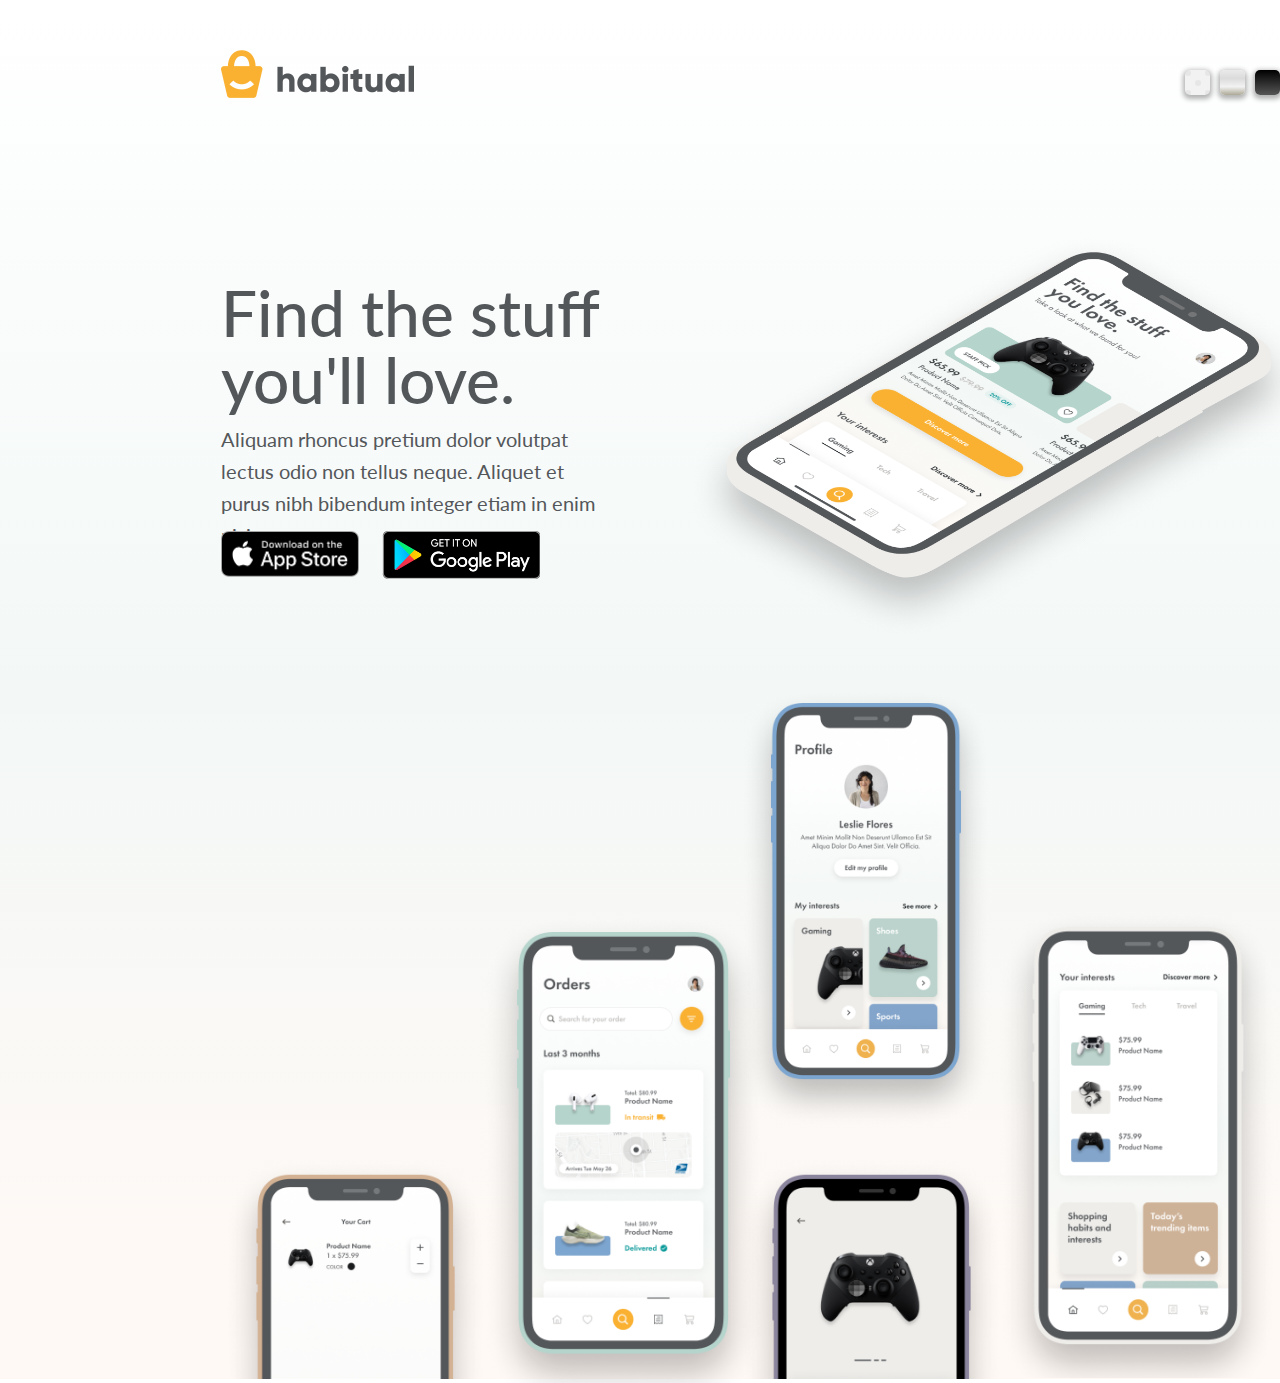
<file: pro-10-Splash-Page/index.html>
<!DOCTYPE html>
<html lang="en">
<head>
    <meta charset="UTF-8">
    <meta name="viewport" content="width=device-width, initial-scale=1.0">
    <title>Splash Page</title>
    <link rel="icon" type="image/png" href="favicon.png">
    <link rel="stylesheet" href="style.css">
</head>
<body>
    <div class="wrapper">
        <!-- Brand Logo -->
        <img src="./img/habitual-branding.png" alt="Habitual Logo" class="brand-img">
        <!-- Background Toggle -->
        <div class="background-toggles" title="Change Background">
            <div class="background-1" onclick="changeBackground('1')"></div>
            <div class="background-2" onclick="changeBackground('2')"></div>
            <div class="background-3" onclick="changeBackground('3')"></div>
        </div>
        <!-- Title & Text -->
        <div class="text-container">
            <h1 class="title">Find the stuff you'll love.</h1>
            <p class="text">Aliquam rhoncus pretium dolor volutpat lectus odio non tellus neque. Aliquet et purus nibh bibendum integer etiam in enim nisi.</p>
            <div class="app-store-btn">
                <a href="https://www.apple.com/ca/ios/app-store/" target="_blank">
                    <img src="./img/app-store-button.png" alt="App Store">
                </a>
            </div>
            <div class="google-play-btn">
                <a href="https://play.google.com/store?hl=en" target="_blank">
                    <img src="./img/google-play-button.png" alt="Google Play">
                </a>
            </div>
        </div>
        <!-- Main Image-->
        <div class="main-image-container">
            <img src="./img/main-image.png" alt="Landing Page Mockup">
        </div>
        <!-- Images -->
        <img src="./img/profile.png" alt="Profile Mockup" class="profile-img">
        <img src="./img/orders.png" alt="Orders Mockup" class="orders-img">
        <img src="./img/home.png" alt="Home Mockup" class="home-img">
        <img src="./img/cart.png" alt="Cart Mockup" class="cart-img">
        <img src="./img/product.png" alt="Product Mockup" class="product-img">
    </div>
    <!-- Script -->
    <script src="js.js"></script>
</body>
</html>
</file>
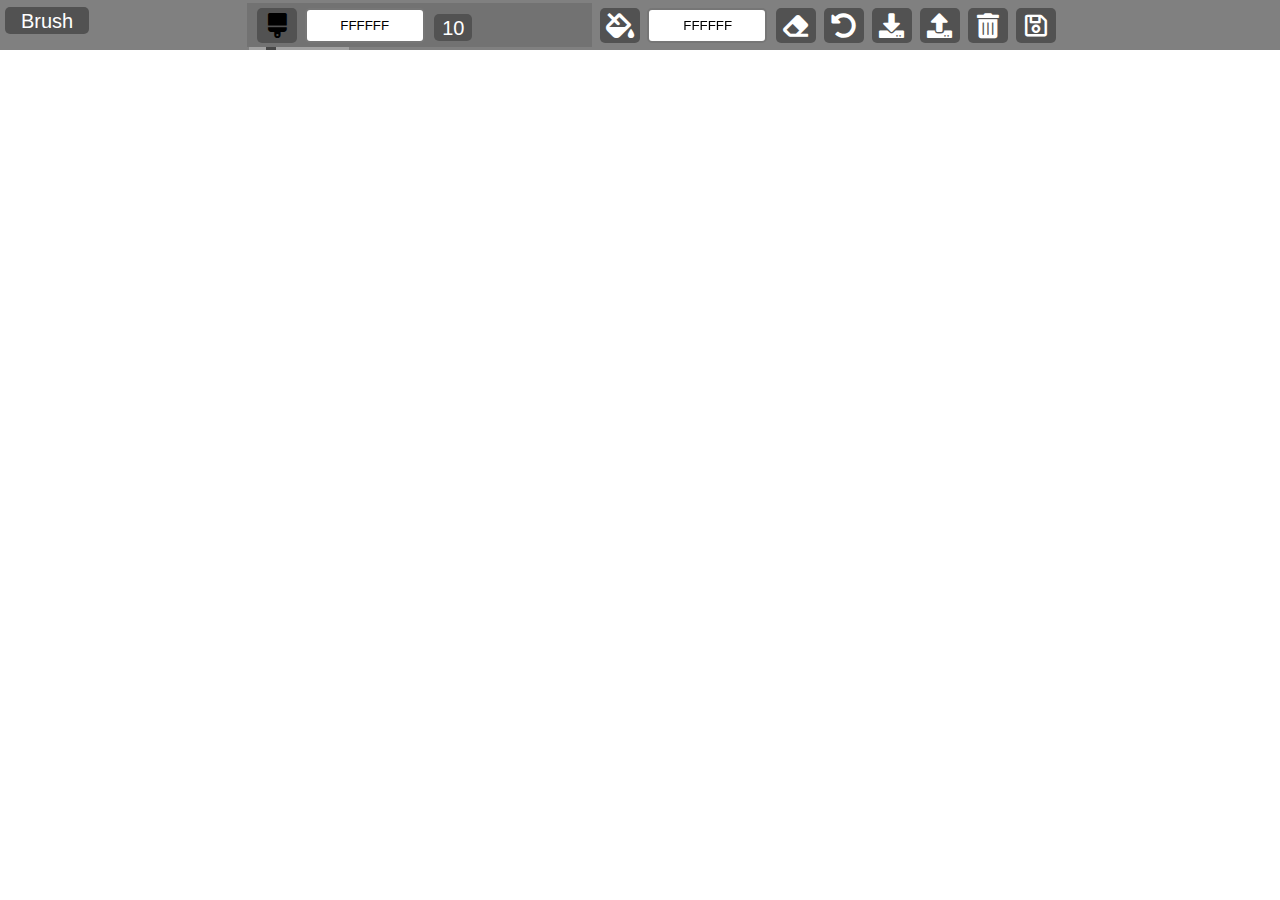
<file: pro-12-PAINTING/index.html>
<!DOCTYPE html>
<html lang="en">
<head>
    <meta charset="UTF-8">
    <meta name="viewport" content="width=device-width, initial-scale=1.0">
    <title>Paint Clone</title>
    <link rel="icon" type="image/png" href="favicon.png">
    <link href="https://unpkg.com/aos@2.3.1/dist/aos.css" rel="stylesheet">
    <link rel="stylesheet" href="https://cdnjs.cloudflare.com/ajax/libs/font-awesome/5.10.2/css/all.min.css"/>
    <link rel="stylesheet" href="style.css">
</head>
<body>
    <!-- Tool Bar -->
    <div class="top-bar">
        <!-- Active Tool -->
        <div class="active-tool">
            <span id="active-tool" title="Active Tool">Brush</span>
        </div>
        <!-- Brush -->
        <div class="brush tool">
            <i class="fas fa-brush" id="brush" title="Brush"></i>
            <input class="jscolor" value="ffffff" id="brush-color">
            <span class="size" id="brush-size" title="Brush Size">10</span>
            <input type="range" min="1" max="50" value="10" class="slider" id="brush-slider">
        </div>
        <!-- Bucket -->
        <div class="bucket tool" data-aos="zoom-in" data-aos-duration="2000">
            <i class="fas fa-fill-drip" title="Background Color"></i>
            <input class="jscolor" value="ffffff" id="bucket-color">
        </div>
        <!-- Eraser -->
        <div class="tool" data-aos="zoom-in" data-aos-duration="2000">
            <i class="fas fa-eraser" id="eraser" title="Eraser"></i>
        </div>
        <!-- Clear Canvas -->
        <div class="tool" data-aos="zoom-in" data-aos-duration="2000">
            <i class="fas fa-undo-alt" id="clear-canvas" title="Clear"></i>
        </div>
        <!-- Save Local Storage -->
        <div class="tool" data-aos="zoom-in" data-aos-duration="2000">
            <i class="fas fa-download" id="save-storage" title="Save Local Storage"></i>
        </div>
        <!-- Load Local Storage -->
        <div class="tool" data-aos="zoom-in" data-aos-duration="2000">
            <i class="fas fa-upload" id="load-storage" title="Load Local Storage"></i>
        </div>
        <!-- Clear Local Storage -->
        <div class="tool" data-aos="zoom-in" data-aos-duration="2000">
            <i class="fas fa-trash-alt" id="clear-storage" title="Clear Local Storage"></i>
        </div>
        <!-- Download Image -->
        <div class="tool" data-aos="zoom-in" data-aos-duration="2000">
            <a id="download">
                <i class="far fa-save" title="Save Image File"></i>
            </a>
        </div>
    </div>
    
    <!-- Mobile Message -->
    <div class="mobile-message">
        <h2>Please use application on larger screen</h2>
    </div>

    <!-- Script -->
    <script src="jscolor.js"></script>
    <script src="js.js"></script>




    <script src="https://unpkg.com/aos@2.3.1/dist/aos.js"></script>
    <script>
        AOS.init();
      </script>
</body>
</html>
</file>
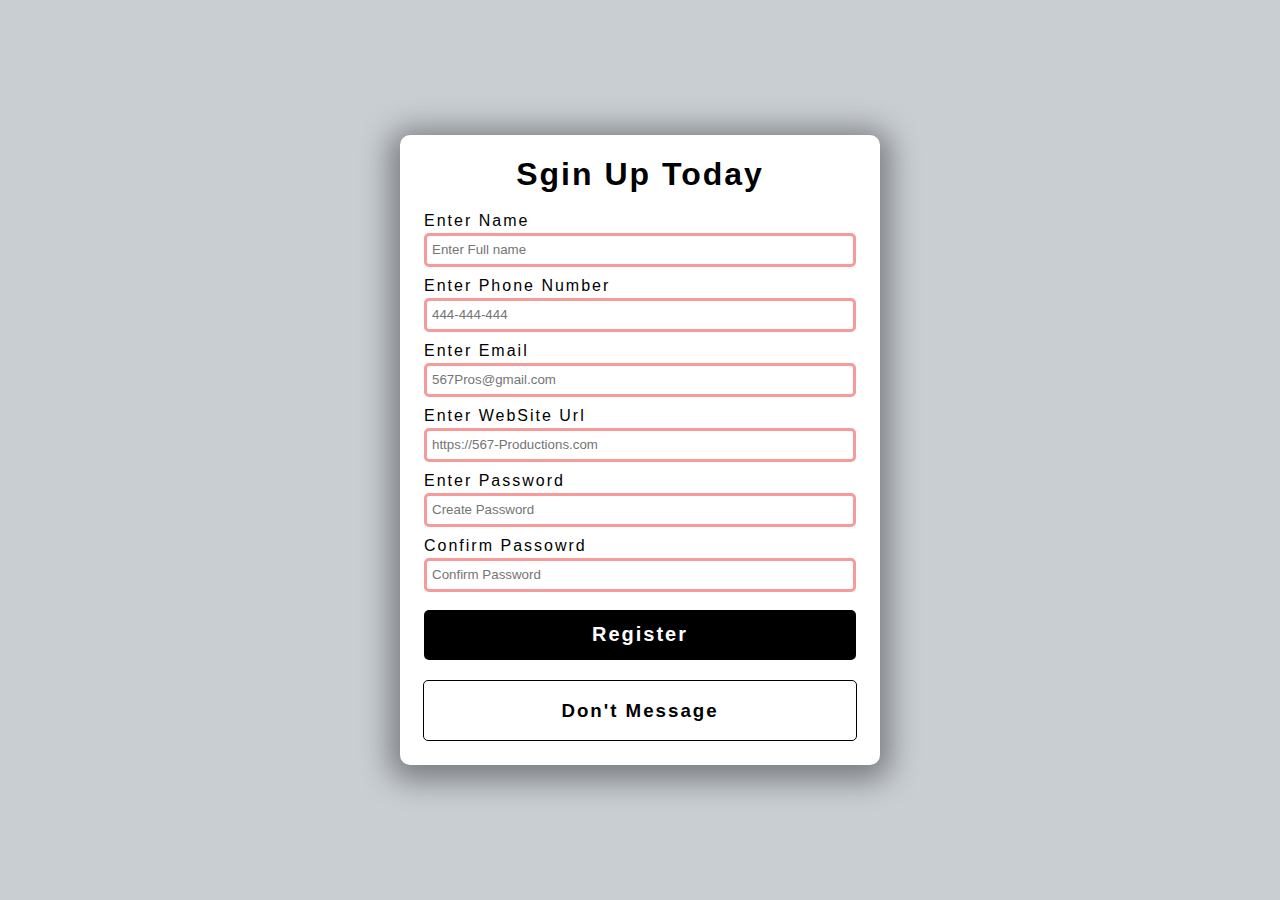
<file: pro-13-Form-Validator/index.html>
<!DOCTYPE html>
<html lang="en">

<head>
    <meta charset="UTF-8">
    <meta name="viewport" content="width=device-width, initial-scale=1.0">
    <title>Template</title>
    <link rel="stylesheet" href="https://cdnjs.cloudflare.com/ajax/libs/font-awesome/5.10.2/css/all.min.css" />
    <link rel="stylesheet" href="style.css">
</head>

<body>
    <div class="container">
        <h1>Sgin Up Today</h1>
        <form id="form" novalidate>
            <!-- Full Name -->
            <div class="form-group">
                <label for="name">Enter Name</label>
                <input type="text" id="name" required placeholder="Enter Full name">
            </div>
            <!-- Phone Num -->
            <div class="form-group">
                <label for="phone">Enter Phone Number</label>
                <input type="tel" id="phone" required placeholder="444-444-444">
            </div>
            <!-- Email-->
            <div class="form-group">
                <label for="email">Enter Email</label>
                <input type="email" id="email" required placeholder="567Pros@gmail.com">
            </div>
            <!-- WebSite Url -->
            <div class="form-group">
                <label for="website">Enter WebSite Url</label>
                <input type="url" id="website" required placeholder="https://567-Productions.com">
            </div>
            <div class="form-group">
                <label for="password1">Enter Password</label>
                <input type="password" id="password1" pattern="^(?=.*[a-z])(?=.*\d)(?=.*[\W_])[\w\W].+$" required
                    placeholder="Create Password">
            </div>
            <div class="form-group">
                <label for="password2">Confirm Passowrd</label>
                <input type="password" id="password2" pattern="^(?=.*[a-z])(?=.*\d)(?=.*[\W_])[\w\W].+$" required
                    placeholder="Confirm Password">
            </div>
            <button type="submit">Register</button>
        </form>
        <div class="message-container">
            <h3 id="message">Don't Message</h3>
        </div>
    </div>

    <!-- Script -->
    <script src="js.js"></script>
</body>

</html>
</file>
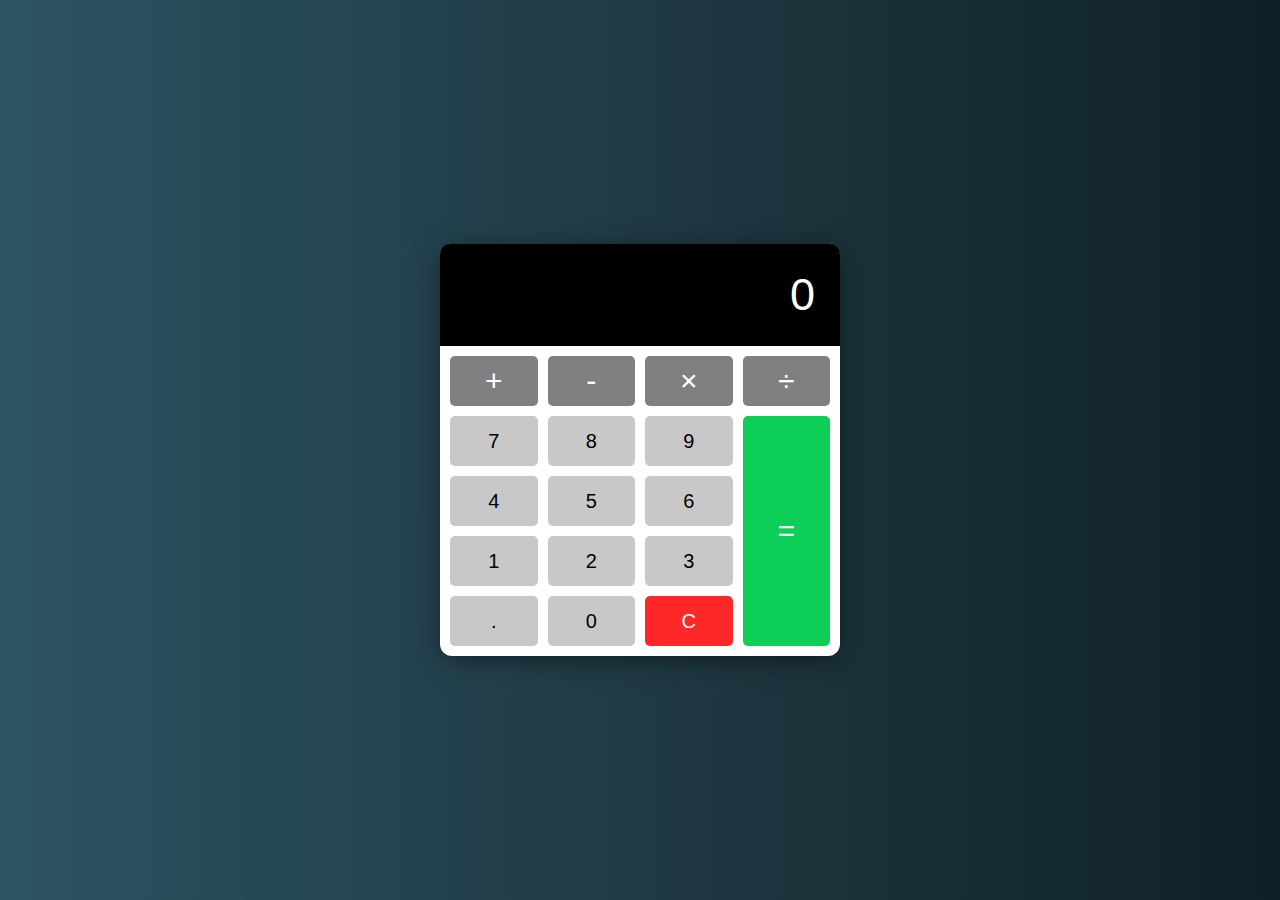
<file: pro-14-calculator/index.html>
<!DOCTYPE html>
<html lang="en">
<head>
    <meta charset="UTF-8">
    <meta name="viewport" content="width=device-width, initial-scale=1.0">
    <title>Calculator</title>
    <link rel="icon" type="image/png" href="favicon.png">
    <link rel="stylesheet" href="style.css">
</head>
<body>
    <!-- Calculator -->
    <div class="calculator">
        <!-- Display -->
        <div class="calculator-display">
            <h1>0</h1>
        </div>
        <!-- Buttons -->
        <div class="calculator-buttons">
            <button class="operator" value="+">+</button>
            <button class="operator" value="-">-</button>
            <button class="operator" value="*">×</button>
            <button class="operator" value="/">÷</button>
            <button value="7">7</button>
            <button value="8">8</button>
            <button value="9">9</button>
            <button value="4">4</button>
            <button value="5">5</button>
            <button value="6">6</button>
            <button value="1">1</button>
            <button value="2">2</button>
            <button value="3">3</button>
            <button class="decimal" value=".">.</button>
            <button value="0">0</button>
            <button class="clear" id="clear-btn">C</button>
            <button class="equal-sign operator" value="=">=</button>
        </div>
    </div>
    <!-- Script -->
    <script src="script.js"></script>
</body>
</html>
</file>
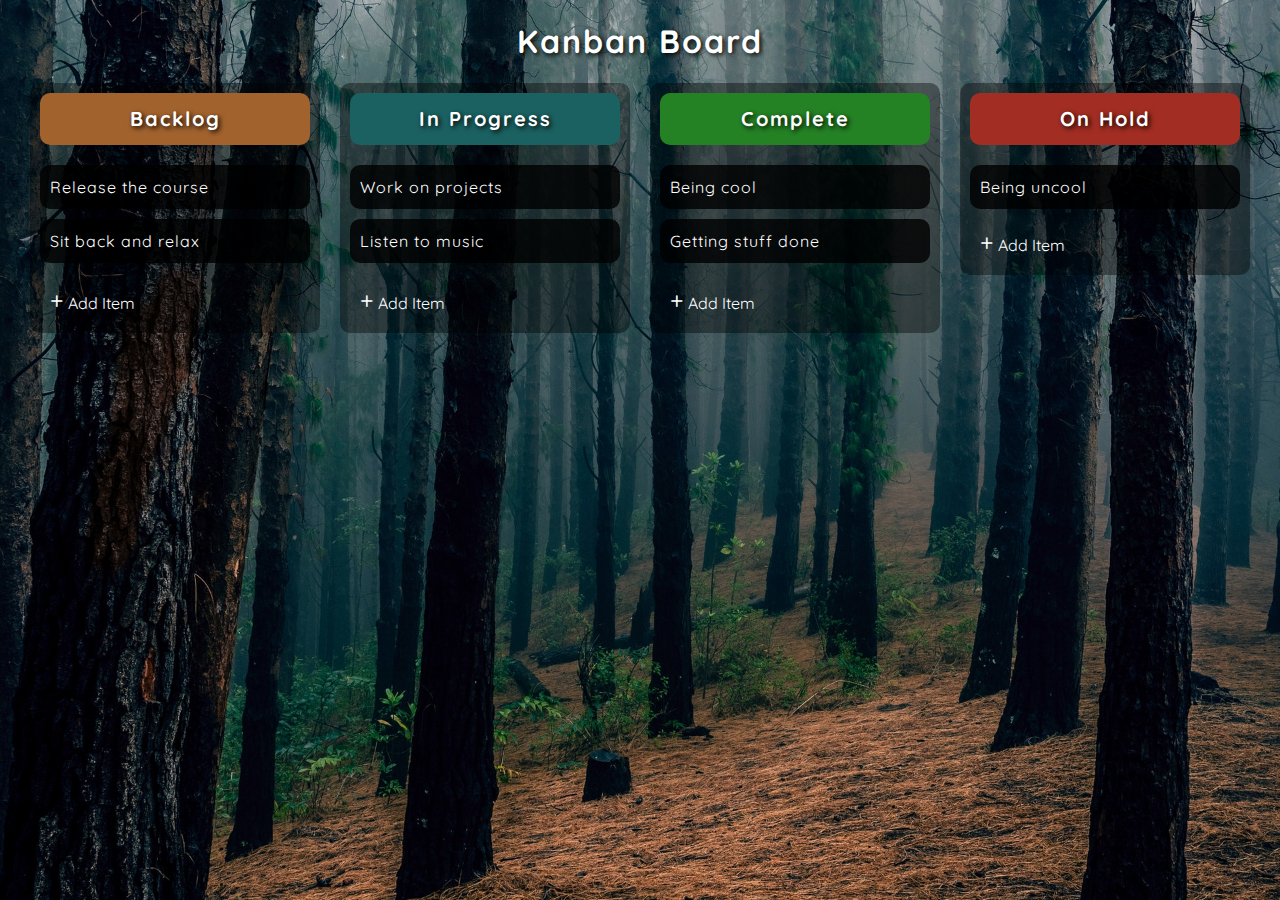
<file: pro-15-drag-and-drop/index.html>
<!DOCTYPE html>
<html lang="en">
<head>
    <meta charset="UTF-8">
    <meta name="viewport" content="width=device-width, initial-scale=1.0">
    <title>Drag and Drop</title>
    <link rel="icon" type="image/png" href="favicon.png">
    <link rel="stylesheet" href="style.css">
</head>
<body>
    <h1 class="main-title">Kanban Board</h1>
    <div class="drag-container">
        <ul class="drag-list">
            <!-- Backlog Column -->
            <li class="drag-column backlog-column">
                <span class="header">
                    <h1>Backlog</h1>
                </span>
                <!-- Backlog Content -->
                <div id="backlog-content" class="custom-scroll">
                    <ul class="drag-item-list" id="backlog-list" ondrop="drop(event)" ondragover="allowDrop(event)" ondragenter="dragEnter(0)"></ul>
                </div>
                <!-- Add Button Group -->
                <div class="add-btn-group">
                    <div class="add-btn" onclick="showInputBox(0)">
                        <span class="plus-sign">+</span>
                        <span>Add Item</span>
                    </div>
                    <div class="add-btn solid" onclick="hideInputBox(0)">
                        <span>Save Item</span>
                    </div>
                </div>
                <div class="add-container">
                    <div class="add-item" contenteditable="true"></div>
                </div>
            </li>
            <!-- Progress Column -->
            <li class="drag-column progress-column">
                <span class="header">
                    <h1>In Progress</h1>
                </span>
                <!-- Progress Content -->
                <div id="progress-content" class="custom-scroll">
                    <ul class="drag-item-list" id="progress-list" ondrop="drop(event)" ondragover="allowDrop(event)" ondragenter="dragEnter(1)"></ul>
                </div>
                <!-- Add Button Group -->
                <div class="add-btn-group">
                    <div class="add-btn" onclick="showInputBox(1)">
                        <span class="plus-sign">+</span>
                        <span>Add Item</span>
                    </div>
                    <div class="add-btn solid" onclick="hideInputBox(1)">
                        <span>Save Item</span>
                    </div>
                </div>
                <div class="add-container">
                    <div class="add-item" contenteditable="true"></div>
                </div>
            </li>
            <!-- Complete Column -->
            <li class="drag-column complete-column">
                <span class="header">
                    <h1>Complete</h1>
                </span>
                <!-- Complete Content -->
                <div id="complete-content" class="custom-scroll">
                    <ul class="drag-item-list" id="complete-list" ondrop="drop(event)" ondragover="allowDrop(event)" ondragenter="dragEnter(2)"></ul>
                </div>
                <!-- Add Button Group -->
                <div class="add-btn-group">
                    <div class="add-btn" onclick="showInputBox(2)">
                        <span class="plus-sign">+</span>
                        <span>Add Item</span>
                    </div>
                    <div class="add-btn solid" onclick="hideInputBox(2)">
                        <span>Save Item</span>
                    </div>
                </div>
                <div class="add-container">
                    <div class="add-item" contenteditable="true"></div>
                </div>
            </li>
            <!-- On Hold Column -->
            <li class="drag-column on-hold-column">
                <span class="header">
                    <h1>On Hold</h1>
                </span>
                <!-- On Hold Content -->
                <div id="on-hold-content" class="custom-scroll">
                    <ul class="drag-item-list" id="on-hold-list" ondrop="drop(event)" ondragover="allowDrop(event)" ondragenter="dragEnter(3)"></ul>
                </div>
                <!-- Add Button Group -->
                <div class="add-btn-group">
                    <div class="add-btn" onclick="showInputBox(3)">
                        <span class="plus-sign">+</span>
                        <span>Add Item</span>
                    </div>
                    <div class="add-btn solid" onclick="hideInputBox(3)">
                        <span>Save Item</span>
                    </div>
                </div>
                <div class="add-container">
                    <div class="add-item" contenteditable="true"></div>
                </div>
            </li>
        </ul>
    </div>
    <!-- Script -->
    <script src="script.js"></script>
</body>
</html>
</file>
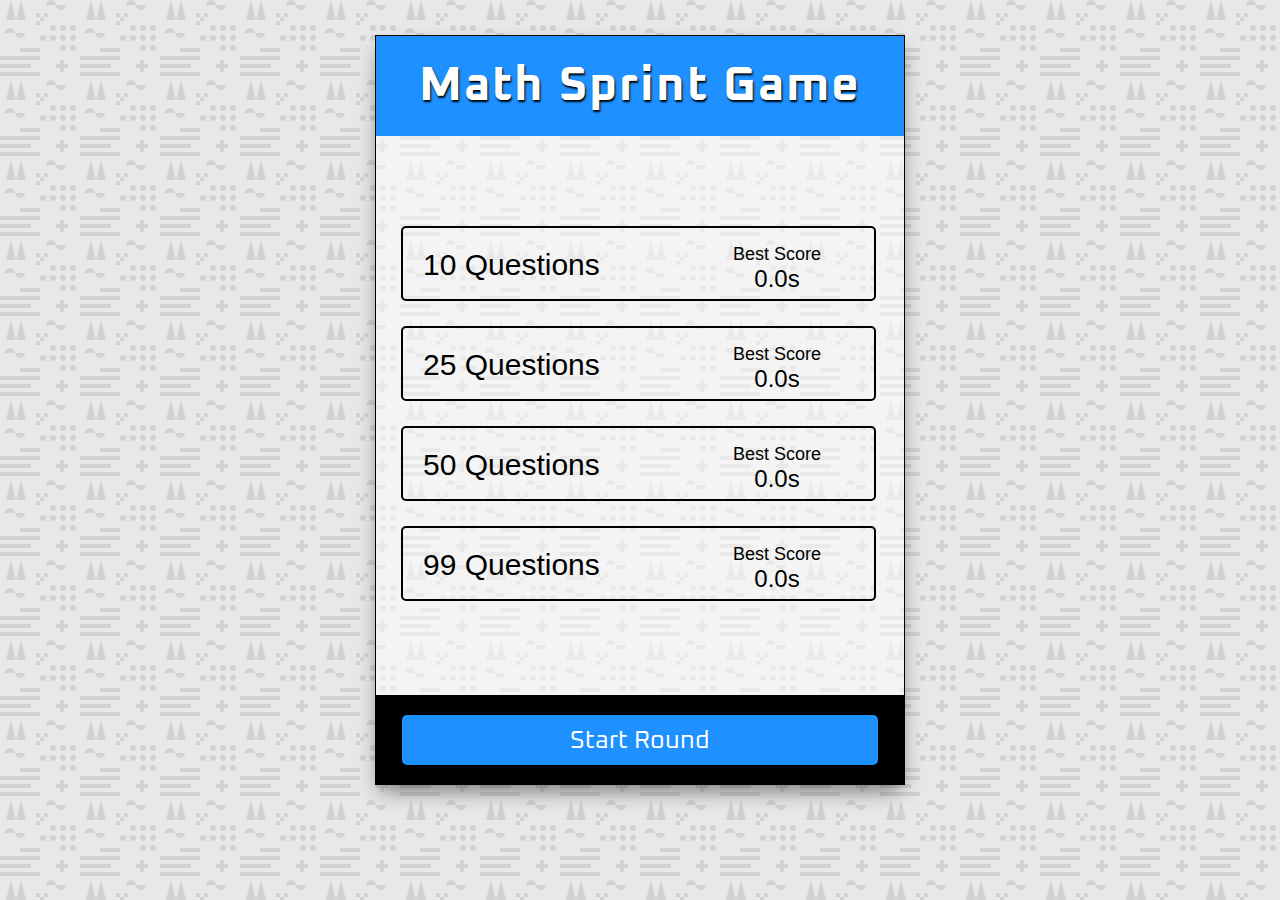
<file: pro-16-math-sprint-game/index.html>
<!DOCTYPE html>
<html lang="en">
<head>
    <meta charset="UTF-8">
    <meta name="viewport" content="width=device-width, initial-scale=1.0">
    <title>Math Sprint Game</title>
    <link rel="icon" type="image/png" href="favicon.png">
    <link rel="stylesheet" href="style.css">
</head>
<body>
    <div class="game-container">

        <!-- Header -->
        <div class="header">
            <h1>Math Sprint Game</h1>
        </div>

        <!-- Splash Page -->
        <div class="card" id="splash-page">
            <form id="start-form">
                <div class="selection-container">
                    <!-- 10 Questions Radio Input -->
                    <div class="radio-container">
                        <label for="value-10">10 Questions</label>
                        <input type="radio" name="questions" value="10" id="value-10">
                        <span class="best-score">
                            <span>Best Score</span>
                            <span class="best-score-value"></span>
                        </span>
                    </div>
                    <!-- 25 Questions Radio Input -->
                    <div class="radio-container">
                        <label for="value-25">25 Questions</label>
                        <input type="radio" name="questions" value="25" id="value-25">
                        <span class="best-score">
                            <span>Best Score</span>
                            <span class="best-score-value"></span>
                        </span>
                    </div>
                    <!-- 50 Questions Radio Input -->
                    <div class="radio-container">
                        <label for="value-50">50 Questions</label>
                        <input type="radio" name="questions" value="50" id="value-50">
                        <span class="best-score">
                            <span>Best Score</span>
                            <span class="best-score-value"></span>
                        </span>
                    </div>
                    <!-- 99 Questions Radio Input -->
                    <div class="radio-container">
                        <label for="value-99">99 Questions</label>
                        <input type="radio" name="questions" value="99" id="value-99">
                        <span class="best-score">
                            <span>Best Score</span>
                            <span class="best-score-value"></span>
                        </span>
                    </div>
                </div>
                <!-- Start Button -->
                <div class="selection-footer">
                    <button class="start" type="submit">Start Round</button>
                </div>
            </form>
        </div>

        <!-- Countdown Page -->
        <div class="card" id="countdown-page" hidden>
            <h1 class="countdown">3</h1>
        </div>

        <!-- Game Page -->
        <div class="card" id="game-page" hidden>
            <!-- Item Container -->
            <div class="item-container"></div>
            <!-- Right/Wrong Buttons -->
            <div class="item-footer">
                <button class="wrong" onclick="select(false)">Wrong</button>
                <button class="right" onclick="select(true)">Right</button>
            </div>
        </div>        

        <!-- Score Page -->
        <div class="card" id="score-page" hidden>
            <!-- Score Container -->
            <div class="score-container">
                <h1 class="title">Your Time</h1>
                <h1 class="final-time"></h1>
                <h1 class="base-time"></h1>
                <h1 class="penalty-time"></h1>
            </div>
            <!-- Play Again Button -->
            <div class="score-footer">
                <button class="play-again" onclick="playAgain()" hidden>Play Again</button>
            </div>
        </div>

    </div>
    <!-- Script -->
    <script src="shuffle.js"></script>
    <script src="script.js"></script>
</body>
</html>
</file>
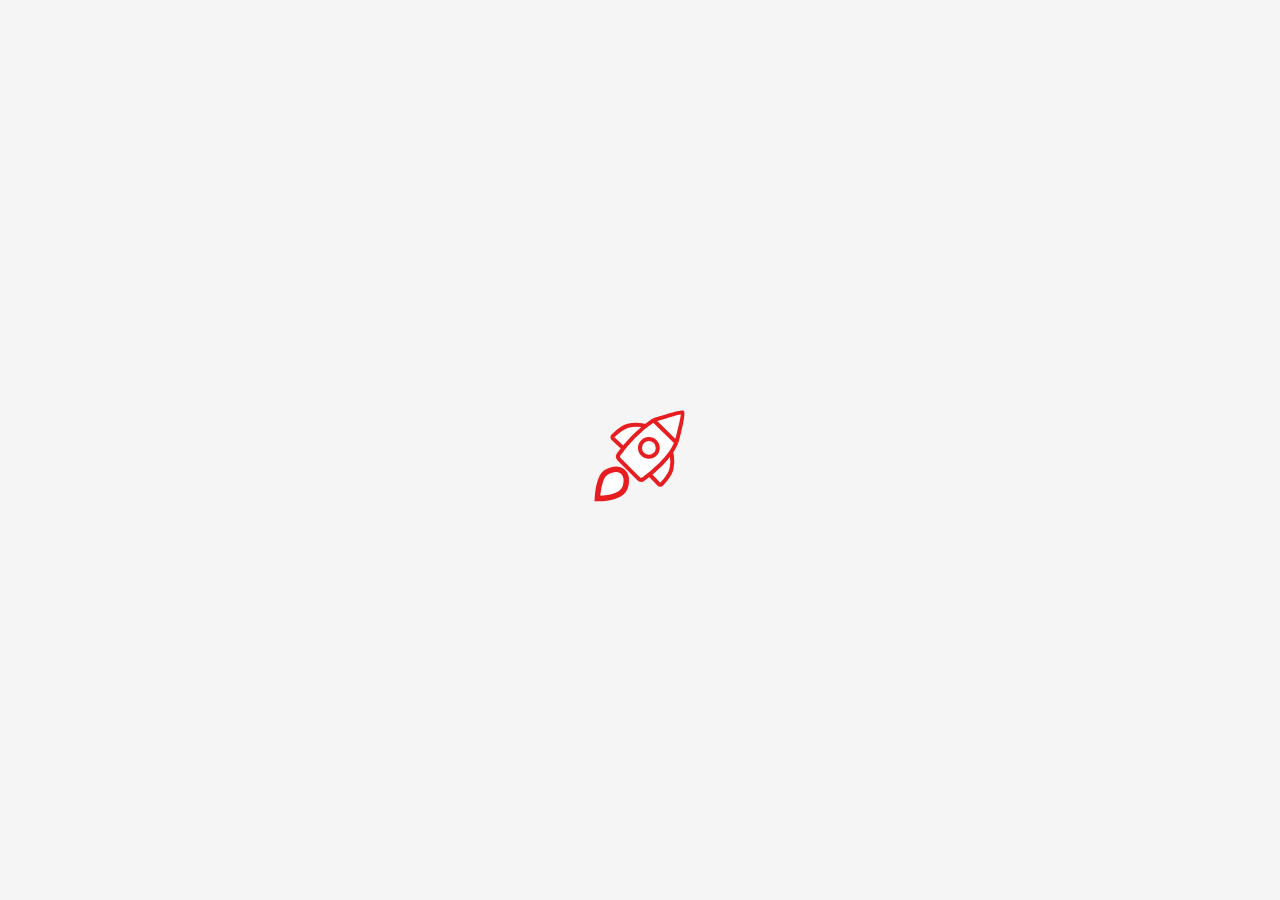
<file: pro-17-nasa-api-pictures/index.html>
<!DOCTYPE html>
<html lang="en">
<head>
    <meta charset="UTF-8">
    <meta name="viewport" content="width=device-width, initial-scale=1.0">
    <title>NASA APOD</title>
    <link rel="stylesheet" href="style.css">
    <link rel="icon" type="image/png" href="https://s2.googleusercontent.com/s2/favicons?domain=www.nasa.gov">
    <!-- Default Favicon -->
    <!-- <link rel="icon" type="image/png" href="favicon.png"> -->
</head>
<body>
    <!-- Loader -->
    <div class="loader hidden">
        <img src="rocket.svg" alt="Rocket Loading Animation">
    </div>
    <!-- Container -->
    <div class="container">
        <!-- Navigation -->
        <div class="navigation-container">
            <span class="background"></span>
            <!-- Results Nav -->
            <span class="navigation-items" id="resultsNav">
                <h3 class="clickable" onclick="updateDOM('favorites')">Favorites</h3>
                <h3>&nbsp;&nbsp;&nbsp;•&nbsp;&nbsp;&nbsp;</h3>
                <h3 class="clickable" onclick="getNasaPictures()">Load More</h3>
            </span>
            <!-- Favorites Nav -->
            <span class="navigation-items hidden" id="favoritesNav">
                <h3 class="clickable" onclick="getNasaPictures()">Load More NASA Images</h3>
            </span>
        </div>
        <!-- Images Container -->
        <div class="images-container"></div>
    </div>
    <!-- Save Confirmation -->
    <div class="save-confirmed" hidden>
        <h1>ADDED!</h1>
    </div>
    <!-- Script -->
    <script src="script.js"></script>
</body>
</html>
</file>
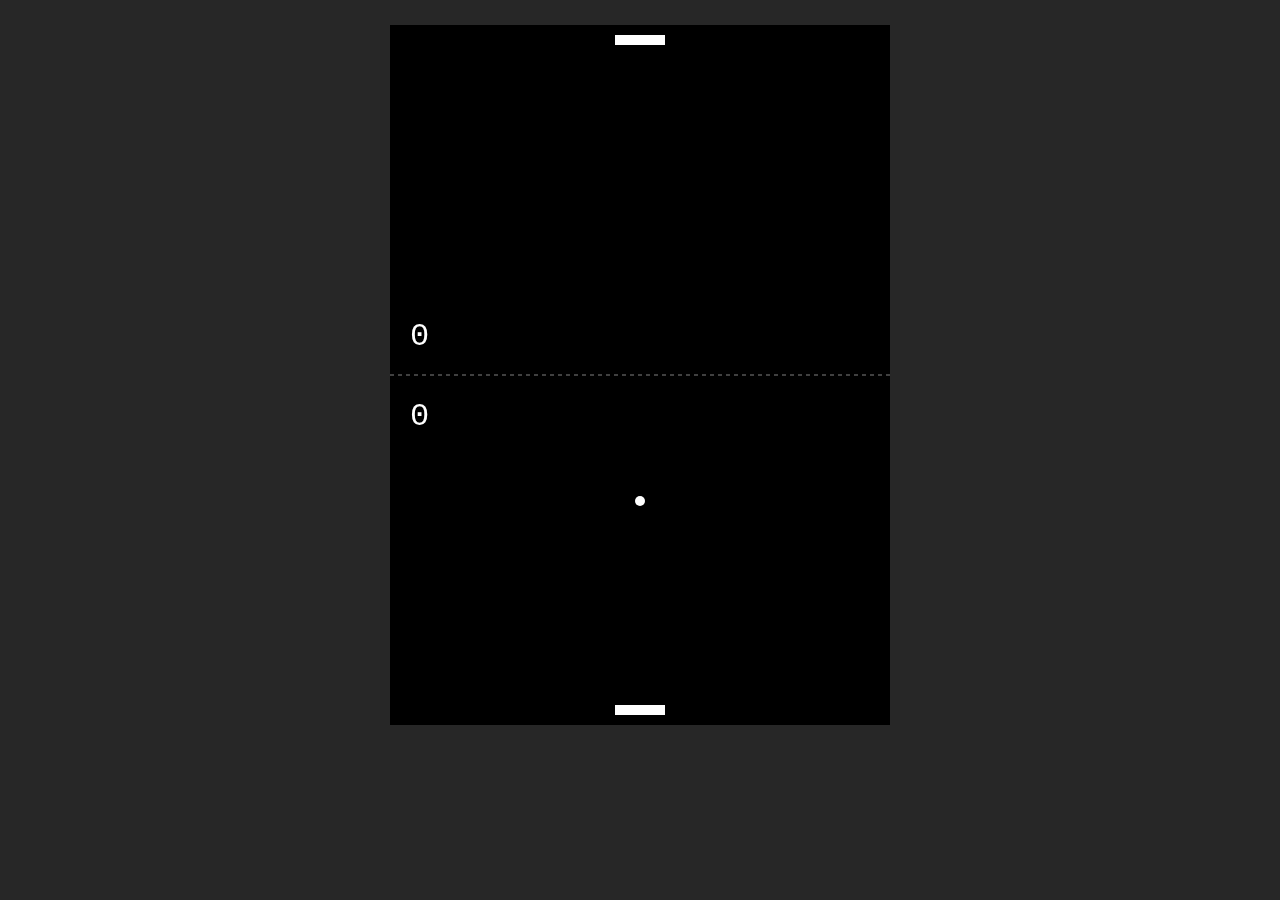
<file: pro-18-pong/index.html>
<!DOCTYPE html>
<html lang="en">
<head>
    <meta charset="UTF-8">
    <meta name="viewport" content="width=device-width, initial-scale=1.0">
    <title>Pong</title>
    <link rel="icon" type="image/png" href="favicon.png">
    <link rel="stylesheet" href="style.css">
</head>
<body>
    <!-- Script -->
    <script src="script.js"></script>
</body>
</html>
</file>
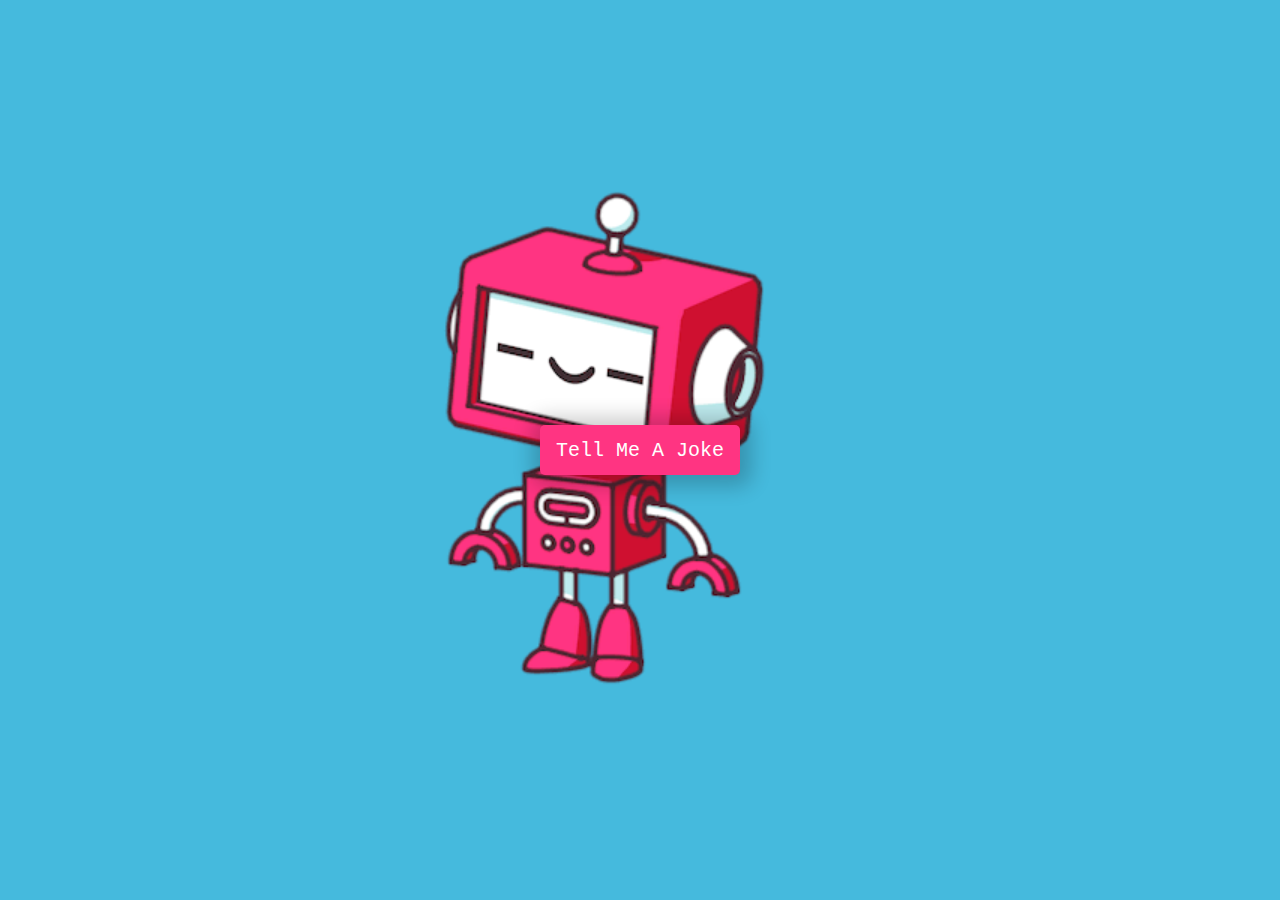
<file: pro-19-joke-teller/index.html>
<!DOCTYPE html>
<html lang="en">
<head>
    <meta charset="UTF-8">
    <meta name="viewport" content="width=device-width, initial-scale=1.0">
    <title>Joke Teller</title>
    <link rel="icon" type="image/png" href="favicon.png">
    <link rel="stylesheet" href="style.css">
</head>
<body>
    <div class="container">
        <button id="button">Tell Me A Joke</button>    
        <audio id="audio" controls hidden></audio>   
    </div>
    <!-- Script -->
    <script src="voiceRSS.js"></script>
    <script src="script.js"></script>
</body>
</html>
</file>
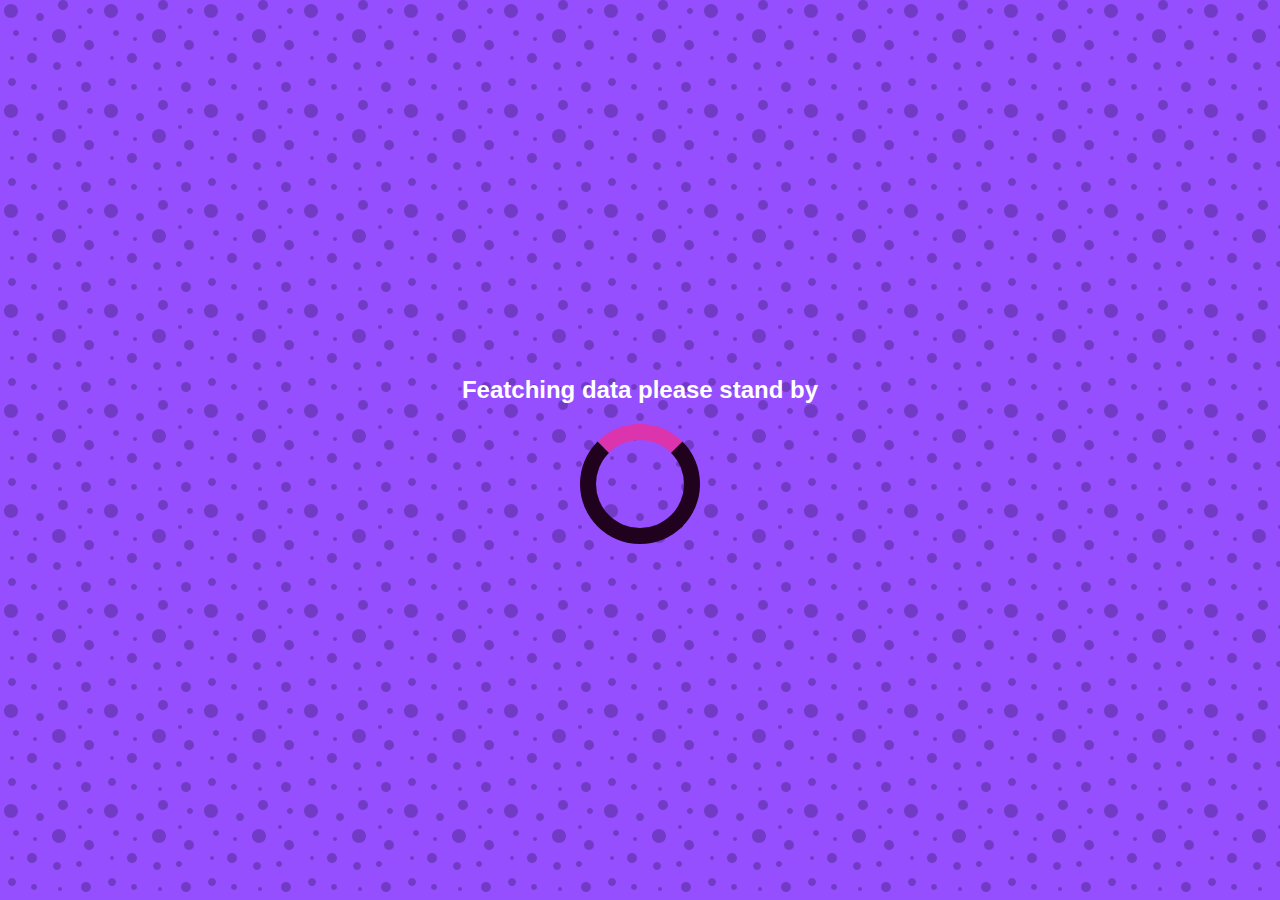
<file: pro-2-Quote-genrator/index.html>
<!DOCTYPE html>
<html lang="en">
<head>
   <meta charset="UTF-8" />
   <meta name="viewport" content="width=device-width, initial-scale=1.0" />
   <title>Document</title>
   <link rel="stylesheet" href="css.css">
   <link rel="stylesheet" href="https://cdnjs.cloudflare.com/ajax/libs/font-awesome/6.4.2/css/all.min.css" integrity="sha512-z3gLpd7yknf1YoNbCzqRKc4qyor8gaKU1qmn+CShxbuBusANI9QpRohGBreCFkKxLhei6S9CQXFEbbKuqLg0DA==" crossorigin="anonymous" referrerpolicy="no-referrer" />
</head>
<body>
   
    <div class="quote-container" id="quote-container">
        <div class="quote-text">
            <i class="fas fa-quote-left"></i>
            <span id="quote"></span>
        </div>
        <div class="quote-author">
            <span id="author"></span>
        </div>
        <div class="button-container">
            <button class="twitter-button" id="twitter" title="Tweet This!">
                <i class="fab fa-twitter"></i>
            </button>
            <button id="new-quote">New Quote</button>
        </div>
    </div>
    <h2 class="lodingtext">Featching data please stand by</h2>
    <div class="loader" id="loading"></div>

    <script src="js.js"></script>
</body>
</html>
</file>
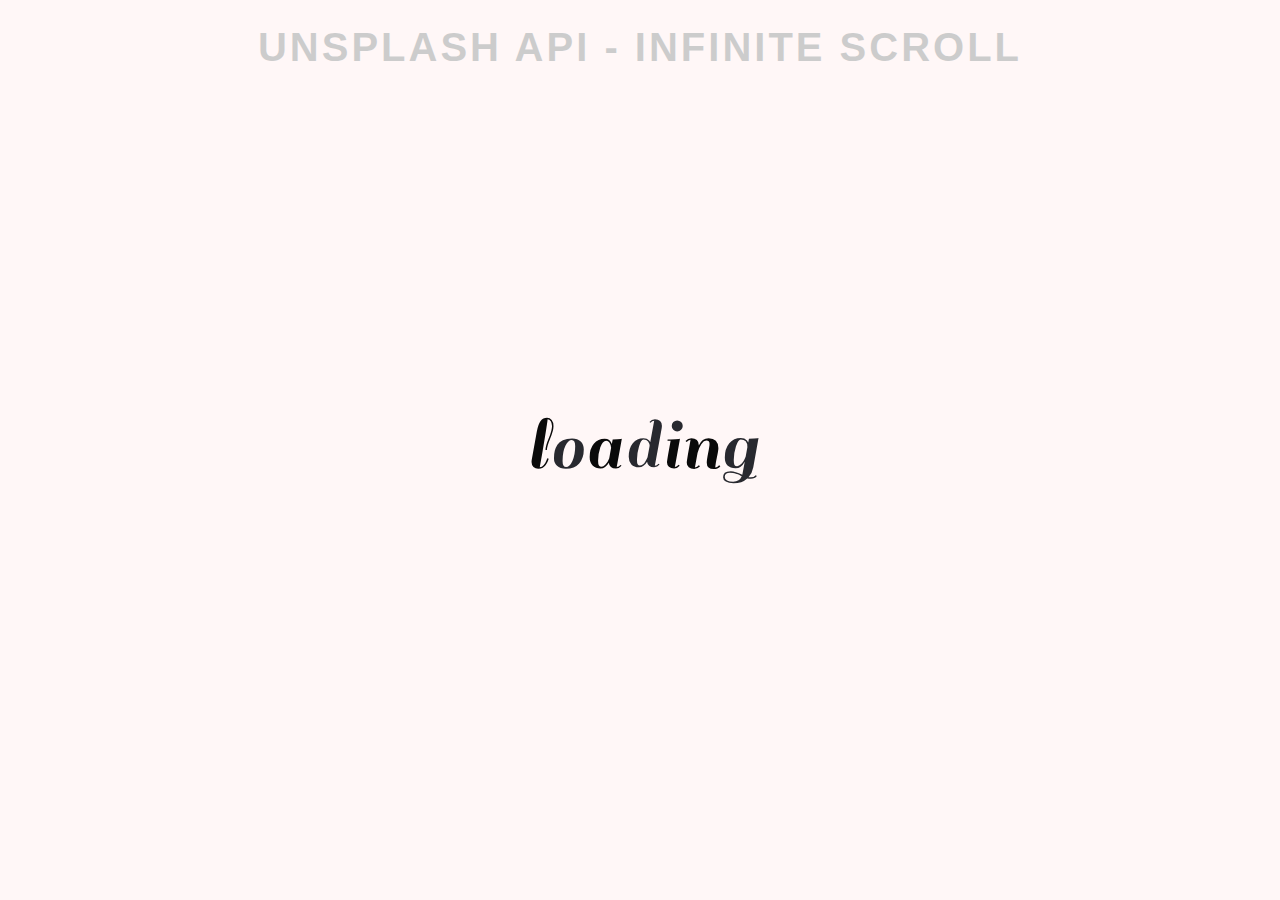
<file: pro-3-UNSPLASH-inifinity-SCROOL/index.html>
<!DOCTYPE html>
<html lang="en">

<head>
    <meta charset="UTF-8">
    <meta name="viewport" content="width=device-width, initial-scale=1.0">
    <title>Document</title>
    <link rel="stylesheet" href="css.css">
</head>

<body>
    <h1>Unsplash api - infinite scroll</h1>
    <!-- LOADER -->
    <div class="loader" id="loader" >
        <img src="./img/Vanilla-1s-280px.svg" alt="loading">
    </div>
    <div class="img-container" id="img-container">
    <h1></h1>
    <!-- <img src="/img/Pulse-1s-200px.svg" alt=""> -->
    </div>


    <script src="js.js"></script>
</body>

</html>
</file>
<file: pro-10-Splash-Page/style.css>
@import url('https://fonts.googleapis.com/css2?family=Lato&display=swap');

html {
  box-sizing: border-box;
}

body {
  margin: 0;
  overflow-x: hidden;
  font-family: Lato, sans-serif;
  color: #54575A;
  background: linear-gradient(to bottom, #FFFFFF 0%, #F3F8F7 49.91%, #FFF9F5 94.19%);
}

.wrapper {
  position: relative;
  width: 1440px;
  height: 1379px;
  margin: auto;
}

.brand-img {
  position: absolute;
  width: 193px;
  height: 47.64px;
  left: 221px;
  top: 50.25px;
}

.title {
  position: absolute;
  width: 458px;
  height: 135px;
  left: 221px;
  top: 236px;
  font-style: normal;
  font-weight: 500;
  font-size: 64px;
  line-height: 67px;
}

.text {
  position: absolute;
  width: 394px;
  height: 96px;
  left: 221px;
  top: 403px;
  font-style: normal;
  font-weight: normal;
  font-size: 20px;
  line-height: 32px;
}

.app-store-btn {
  position: absolute;
  width: 138.44px;
  height: 46.28px;
  left: 221px;
  top: 531px;
}

.app-store-btn img {
  width: 138.44px;
  height: 46.28px;
}

.google-play-btn {
  position: absolute;
  width: 158.19px;
  height: 48.28px;
  left: 381.81px;
  top: 531px;
}

.google-play-btn img {
  width: 158.19px;
  height: 48.28px;
}

.main-image-container {
  position: absolute;
  width: 535.72px;
  height: 309.27px;
  left: 683.28px;
  top: 229.73px;
}

.main-image-container img {
  height: 411.15px;
}

.profile-img {
  position: absolute;
  height: 444px;
  left: 737px;
  right: 479px;
  top: 686px;
}

.orders-img {
  position: absolute;
  height: 470px; /* Had to change to show full box shadow */
  left: 479px;
  right: 737px;
  top: 913px;
}

.home-img {
  position: absolute;
  height: 470px; /* Had to change to show full box shadow */
  left: 995px;
  right: 221px;
  top: 908px;
}

.cart-img {
  position: absolute;
  height: 222px; /* Had to cut in half */
  left: 221px;
  right: 995px;
  top: 1157px;
}

.product-img {
  position: absolute;
  height: 222px; /* Had to cut in half */
  left: 737px;
  right: 479px;
  top: 1157px;
}

/* Background Toggles */
.background-toggles {
  position: absolute;
  right: 150px;
  top: 70px;
  display: flex;
}

.background-toggles > div {
  height: 25px;
  width: 25px;
  border-radius: 5px;
  margin-right: 10px;
  box-shadow: 0 2px 5px 2px rgba(0, 0, 0, 0.3);
  cursor: pointer;
}

/* Background Colors */
.background-1 {
  background-color: #f2f2f2;
  background-image: url("data:image/svg+xml,%3Csvg width='20' height='20' viewBox='0 0 20 20' xmlns='http://www.w3.org/2000/svg'%3E%3Cg fill='%23cacaca' fill-opacity='0.3' fill-rule='evenodd'%3E%3Ccircle cx='3' cy='3' r='3'/%3E%3Ccircle cx='13' cy='13' r='3'/%3E%3C/g%3E%3C/svg%3E");
}

.background-2 {
  background: #ADA996;  /* fallback for old browsers */
  background: -webkit-linear-gradient(to bottom, #EAEAEA, #DBDBDB, #F2F2F2, #ADA996);  /* Chrome 10-25, Safari 5.1-6 */
  background: linear-gradient(to bottom, #EAEAEA, #DBDBDB, #F2F2F2, #ADA996); /* W3C, IE 10+/ Edge, Firefox 16+, Chrome 26+, Opera 12+, Safari 7+ */  
}

.background-3 {
  color: white;
  background: #000000;  /* fallback for old browsers */
  background: -webkit-linear-gradient(to bottom, #000000, #000000);  /* Chrome 10-25, Safari 5.1-6 */
  background: linear-gradient(to bottom, #000000, #565657); /* W3C, IE 10+/ Edge, Firefox 16+, Chrome 26+, Opera 12+, Safari 7+ */  
}
</file>
<file: pro-12-PAINTING/style.css>
* {
  box-sizing: border-box;
}

body {
  margin: 0;
  background-color: rgb(177, 177, 177);
  font-family: poppins, sans-serif;
  overflow: hidden;
}

.top-bar {
  padding-left: 15px;
  height: 50px;
  width: 100%;
  position: fixed;
  background-color: grey;
  display: flex;
  justify-content: center;
}

/* Font Awesome Icons */
.fas,
.far {
  font-size: 25px;
  position: relative;
  top: 5px;
  background-color: rgb(82, 82, 82);
  color: white;
  padding: 5px;
  border-radius: 5px;
  width: 40px;
  text-align: center;
  cursor: pointer;
}

.fas:hover,
.far:hover {
  filter: brightness(90%);
}

.fa-fill-drip {
  cursor: default;
}

.fa-undo-alt:hover,
.fa-trash-alt:hover {
  color: rgb(223, 37, 37);
}

/* Tools */
.active-tool {
  position: absolute;
  top: 9px;
  left: 5px;
}

.active-tool > span {
  background-color: rgb(82, 82, 82);
  border-radius: 5px;
  padding: 2.5px 16px;
  color: white;
  font-size: 20px;
  user-select: none;
}

.tool {
  position: relative;
  top: 3px;
}

.tool:not(:first-child) {
  margin-left: 8px;
}

.brush {
  background-color: rgb(114, 114, 114);
  height: 44px;
  width: 345px;
}

.brush > * {
  margin-left: 10px;
}

.size {
  min-width: 40px;
  height: 35px;
  position: relative;
  top: 4px;
  left: -5px;
  background-color: rgb(82, 82, 82);
  border-radius: 5px;
  padding: 2.5px 8px;
  color: white;
  font-size: 20px;
  user-select: none;
}

/* Custom Slider */
.slider {
  -webkit-appearance: none;
  position: relative;
  left: -8px;
  width: 100px;
  height: 10px;
  background: rgb(177, 177, 177);
  outline: none;
  opacity: 0.7;
  cursor: pointer;
  -webkit-transition: 0.2s;
  transition: opacity 0.2s;
}

.slider:hover {
  opacity: 1;
}

.slider::-webkit-slider-thumb {
  -webkit-appearance: none;
  appearance: none;
  width: 10px;
  height: 10px;
  background: rgb(47, 47, 47);
}

.slider::-moz-range-thumb {
  width: 10px;
  height: 10px;
  background: rgb(47, 47, 47);
}

/* JS Color */
.jscolor {
  border-style: solid;
  border-radius: 5px;
  height: 35px;
  width: 120px;
  margin-left: 3px;
  text-align: center;
  cursor: pointer;
  outline: none;
}

/* Canvas */
canvas#canvas {
  background-color: rgb(177, 177, 177);
  position: absolute;
  top: 50px;
  cursor: crosshair;
  z-index: 10;
}

/* Mobile Message */
.mobile-message {
  display: none;
}

/* Media Query: Mobile Devices */
@media screen and (max-width: 800px) {
  .mobile-message {
    position: absolute;
    height: 100vh;
    width: 100%;
    background-color: rgb(0, 0, 0);
    color: white;
    display: flex;
    justify-content: center;
    align-items: center;
    text-align: center;
    z-index: 100;
  }
}
</file>
<file: pro-13-Form-Validator/style.css>
html {
  box-sizing: border-box;
}

body {
  margin: 0;
  min-height: 100vh;
  font-family: Sen, sans-serif;
  letter-spacing: 2px;
  display: flex;
  align-items: center;
  justify-content: center;
  background: #c9ced3;
}

.container {
  width: 480px;
  height: 630px;
  background: white;
  display: flex;
  flex-direction: column;
  align-items: center;
  border-radius: 10px;
  box-shadow: 0 5px 30px 10px rgba(0, 0, 0, 0.4);
}

/* Form */
form {
  width: 90%;
}

.form-group {
  height: 65px;
}

label {
  position: relative;
  bottom: 3px;
}

input {
  width: 100%;
  height: 34px;
  padding: 5px;
  border: 1px solid black;
  border-radius: 5px;
  outline: none;
  box-sizing: border-box;
  transition: all 0.3s;
}

input:valid {
  border: 1px solid rgb(108, 255, 108);
  transition: all 2s ease;
  -webkit-transition: all 2s ease;
  -moz-transition: all 2s ease;
  -ms-transition: all 2s ease;
  -o-transition: all 2s ease;
}

input:invalid {
  border: 3px solid rgb(247, 154, 154);
  transition: all 2s ease;
  -webkit-transition: all 2s ease;
  -moz-transition: all 2s ease;
  -ms-transition: all 2s ease;
  -o-transition: all 2s ease;
}

button {
  cursor: pointer;
  color: white;
  background: black;
  border: none;
  border-radius: 5px;
  height: 50px;
  width: 100%;
  font-family: poppins, sans-serif;
  font-size: 20px;
  letter-spacing: 2px;
  margin-top: 5px;
  transition: all 2s ease;
  font-weight: bold;
}

button:hover {
  filter: brightness(200%);
  transition: all 0.5s ease;
  background: rgb(22, 22, 22);
  -webkit-transition: all 0.5s ease;
  -moz-transition: all 0.5s ease;
  -ms-transition: all 0.5s ease;
  -o-transition: all 0.5s ease;
}

button:focus {
  outline: none;
}

.message-container {
  border: 1px solid black;
  border-radius: 5px;
  width: 90%;
  margin-top: 20px;
  display: flex;
  justify-content: center;
  color: black;
}
</file>
<file: pro-14-calculator/style.css>
html {
  box-sizing: border-box;
}

body {
  margin: 0;
  min-height: 100vh;
  display: flex;
  justify-content: center;
  align-items: center;
  background: whitesmoke;
  background: linear-gradient(to right, #2c5364, #203a43, #0f2027);
}

.calculator {
  background: white;
  width: 400px;
  border-radius: 12px;
  box-shadow: 0 5px 30px -5px rgba(0, 0, 0, 0.6);
}

/* Display */
.calculator-display {
  background: black;
  color: white;
  margin: 0;
  display: flex;
  align-items: center;
  justify-content: flex-end;
  border-radius: 10px 10px 0 0;
  max-width: 100%;
}

.calculator-display h1 {
  margin: 0;
  padding: 25px;
  font-size: 45px;
  font-family: "Lucida Console", sans-serif;
  font-weight: 100;
  overflow-x: auto;
}

/* Custom Scrollbar */
::-webkit-scrollbar {
  width: 5px;
}

::-webkit-scrollbar-track {
  background: #f1f1f1;
}

::-webkit-scrollbar-thumb {
  background: #888;
}

::-webkit-scrollbar-thumb:hover {
  background: #555;
}

/* Buttons */
.calculator-buttons {
  display: grid;
  grid-gap: 10px;
  grid-template-columns: repeat(4, 1fr);
  padding: 10px;
}

button {
  min-height: 50px;
  font-size: 20px;
  font-weight: 100;
  border: none;
  background: rgb(200, 200, 200);
  border-radius: 5px;
  cursor: pointer;
}

button:hover {
  filter: brightness(110%);
}

button:active {
  transform: translateY(1px);
}

button:focus {
  outline: none;
}

.operator {
  background: grey;
  color: white;
  font-size: 30px;
}

.clear {
  background: rgb(255, 40, 40);
  color: white;
}

.clear:hover {
  filter: brightness(90%);
}

.equal-sign {
  grid-column: -2;
  grid-row: 2 / span 4;
  background: rgb(13, 206, 87);
}

/* Media Query: Large Smartphone (Vertical) */
@media screen and (max-width: 600px) {
  .calculator {
    width: 95%;
  }
}
</file>
<file: pro-15-drag-and-drop/style.css>
/* Trees Image - Pexels: https://www.pexels.com/photo/photo-of-trees-in-forest-3801030/ */
@import url("https://fonts.googleapis.com/css?family=Quicksand&display=swap");

html {
  box-sizing: border-box;
}

:root {
  --column-1: #a2622d;
  --column-2: #1b6161;
  --column-3: #248224;
  --column-4: #a22d22;
}

body {
  margin: 0;
  background: url("./trees.jpg");
  background-size: cover;
  background-position: 50% 60%;
  background-attachment: fixed;
  color: white;
  font-family: Quicksand, sans-serif;
  overflow-y: hidden;
}

h1 {
  letter-spacing: 2px;
  text-shadow: 2px 2px 5px black;
}

.main-title {
  text-align: center;
  font-size: 3rem;
}

ul {
  list-style-type: none;
  margin: 0;
  padding: 0;
}

.drag-container {
  margin: 20px;
}

.drag-list {
  display: flex;
  align-items: flex-start;
}

/* Columns */
.drag-column {
  flex: 1;
  margin: 0 10px;
  position: relative;
  background-color: rgba(0, 0, 0, 0.4);
  border-radius: 10px;
  overflow-x: hidden;
}

.backlog-column .header,
.backlog-column .solid,
.backlog-column .solid:hover,
.backlog-column .over {
  background-color: var(--column-1);
}

.progress-column .header,
.progress-column .solid,
.progress-column .solid:hover,
.progress-column .over {
  background-color: var(--column-2);
}

.complete-column .header,
.complete-column .solid,
.complete-column .solid:hover,
.complete-column .over {
  background-color: var(--column-3);
}

.on-hold-column .header,
.on-hold-column .solid,
.on-hold-column .solid:hover,
.on-hold-column .over {
  background-color: var(--column-4);
}

/* Custom Scrollbar */
.custom-scroll {
  overflow-y: auto;
  max-height: 52vh;
}

.custom-scroll::-webkit-scrollbar-track {
  box-shadow: inset 0 0 6px rgba(0, 0, 0, 0.4);
  border-radius: 10px;
  background-color: rgba(255, 255, 255, 0.3);
  margin-right: 5px;
}

.custom-scroll::-webkit-scrollbar {
  width: 10px;
}

.custom-scroll::-webkit-scrollbar-thumb {
  border-radius: 10px;
  box-shadow: inset 0 0 6px rgba(0, 0, 0, 0.3);
  background-color: rgba(0, 0, 0, 0.8);
}

.header {
  display: flex;
  justify-content: center;
  border-radius: 10px;
  margin: 10px;
}

.header h1 {
  font-size: 1.25rem;
}

/* Drag and Drop */
.over {
  padding: 50px 10px;
}

.drag-item-list {
  min-height: 50px;
}

.drag-item {
  margin: 10px;
  padding: 10px;
  height: fit-content;
  background-color: rgba(0, 0, 0, 0.8);
  border-radius: 10px;
  line-height: 1.5rem;
  letter-spacing: 1px;
  cursor: pointer;
}

.drag-item:focus {
  outline: none;
  background-color: white;
  color: black;
}

/* Add Button Group */
.add-btn-group {
  display: flex;
  justify-content: space-between;
}

.add-btn {
  margin: 10px;
  padding: 5px 10px;
  display: flex;
  align-items: center;
  cursor: pointer;
  width: fit-content;
  border-radius: 5px;
  transition: all 0.3s ease-in;
  user-select: none;
}

.add-btn:hover {
  background-color: rgba(255, 255, 255, 0.9);
  color: black;
}

.add-btn:active {
  transform: scale(0.97);
}

.solid {
  display: none;
}

.solid:hover {
  transition: unset;
  filter: brightness(95%);
  color: white;
}

.plus-sign {
  font-size: 1.5rem;
  margin-right: 5px;
  position: relative;
  top: -3px;
}

.add-container {
  margin: 10px;
  padding: 5px 10px;
  border-radius: 10px;
  background-color: rgba(255, 255, 255, 0.9);
  min-height: 100px;
  display: none;
}

.add-item {
  width: 100%;
  min-height: 100px;
  height: auto;
  background-color: white;
  border-radius: 10px;
  margin: 5px auto;
  resize: none;
  color: black;
  padding: 10px;
}

.add-item:focus {
  outline: none;
}

/* Media Query: Laptop */
@media screen and (max-width: 1800px) {
  .main-title {
    font-size: 2rem;
  }
}

/* Media Query: Large Smartphone (Vertical) */
@media screen and (max-width: 600px) {
  body {
    overflow-y: auto;
  }

  .drag-container {
    margin: 0;
  }

  .drag-list {
    display: block;
  }

  .drag-column {
    margin: 10px;
  }
}
</file>
<file: pro-16-math-sprint-game/style.css>
@import url("https://fonts.googleapis.com/css?family=Oxanium|PT+Mono&display=swap");

* {
  box-sizing: border-box;
}

:root {
  --primary-color: dodgerblue;
  --select-color: dodgerblue;
  --success: rgb(15, 158, 2);
  --danger: rgb(214, 23, 23);
}

body {
  margin: 0;
  font-family: PT Mono, sans-serif;
  overflow: hidden;
  display: flex;
  justify-content: center;
  height: 100vh;
  background: #e8e8e8;
  background-image: url("data:image/svg+xml,%3Csvg xmlns='http://www.w3.org/2000/svg' width='80' height='80' viewBox='0 0 80 80'%3E%3Cg fill='%23161616' fill-opacity='0.1'%3E%3Cpath fill-rule='evenodd' d='M11 0l5 20H6l5-20zm42 31a3 3 0 1 0 0-6 3 3 0 0 0 0 6zM0 72h40v4H0v-4zm0-8h31v4H0v-4zm20-16h20v4H20v-4zM0 56h40v4H0v-4zm63-25a3 3 0 1 0 0-6 3 3 0 0 0 0 6zm10 0a3 3 0 1 0 0-6 3 3 0 0 0 0 6zM53 41a3 3 0 1 0 0-6 3 3 0 0 0 0 6zm10 0a3 3 0 1 0 0-6 3 3 0 0 0 0 6zm10 0a3 3 0 1 0 0-6 3 3 0 0 0 0 6zm-30 0a3 3 0 1 0 0-6 3 3 0 0 0 0 6zm-28-8a5 5 0 0 0-10 0h10zm10 0a5 5 0 0 1-10 0h10zM56 5a5 5 0 0 0-10 0h10zm10 0a5 5 0 0 1-10 0h10zm-3 46a3 3 0 1 0 0-6 3 3 0 0 0 0 6zm10 0a3 3 0 1 0 0-6 3 3 0 0 0 0 6zM21 0l5 20H16l5-20zm43 64v-4h-4v4h-4v4h4v4h4v-4h4v-4h-4zM36 13h4v4h-4v-4zm4 4h4v4h-4v-4zm-4 4h4v4h-4v-4zm8-8h4v4h-4v-4z'/%3E%3C/g%3E%3C/svg%3E");
}

.game-container {
  border: 1px solid black;
  box-shadow: 0 10px 20px -5px rgba(0, 0, 0, 0.5);
  width: 530px;
  height: 750px;
  position: relative;
  background: rgba(255, 255, 255, 0.5);
  user-select: none;
  margin-top: 100px;
}

.header {
  background: var(--primary-color);
  color: white;
  font-family: Oxanium, sans-serif;
  font-size: 24px;
  text-shadow: 1px 2px 2px black;
  letter-spacing: 2px;
  height: 100px;
  display: flex;
  justify-content: center;
  align-items: center;
}

.card {
  margin: 5px auto 10px;
  height: 600px;
}

/* Splash Page -------------------- */
input[type="radio"] {
  opacity: 0;
  width: 100%;
  height: 75px;
  position: relative;
  top: -40px;
  cursor: pointer;
  z-index: 2;
}

.selection-container {
  position: relative;
  top: 65px;
}

.radio-container {
  width: 90%;
  height: 75px;
  margin: 25px;
  cursor: pointer;
  border: 2px solid black;
  border-radius: 5px;
}

label {
  position: relative;
  top: 20px;
  left: 20px;
  font-size: 30px;
}

.selected-label {
  background: var(--select-color);
  color: white;
}

.best-score {
  position: relative;
  top: -100px;
  left: 330px;
  display: flex;
  flex-direction: column;
  justify-content: center;
  text-align: center;
  font-size: 18px;
  max-width: fit-content;
}

.best-score span {
  margin: 0;
}

.best-score span:last-child {
  font-size: 24px;
}

.selection-footer {
  top: 134px;
}

/* Game Page -------------------------- */
.height-240 {
  height: 240px;
  width: 100%;
}

.height-500 {
  height: 500px;
  width: 100%;
}

.item-container {
  height: 552px;
  overflow-y: scroll;
  position: relative;
  -ms-overflow-style: none;
}

.item-container::-webkit-scrollbar {
  display: none;
}

.item {
  display: flex;
  align-items: baseline;
  justify-content: space-between;
  height: 80px;
  margin: 0 50px;
  user-select: none;
}

.finished > h1 {
  opacity: 0.5;
}

.selected-item {
  background: var(--select-color);
  position: fixed;
  top: 443px;
  z-index: -1;
  width: 529px;
  height: 80px;
}

.item-footer,
.selection-footer {
  width: 100%;
  height: 90px;
  background: rgba(0, 0, 0, 1);
  display: flex;
  justify-content: center;
  align-items: center;
  position: relative;
}

.item-footer {
  top: 1px;
}

button {
  cursor: pointer;
  height: 50px;
  border-radius: 5px;
  font-size: 25px;
  font-family: Oxanium, sans-serif;
  color: white;
  border: none;
  outline: none;
}

button:hover {
  filter: brightness(110%);
}

button:active {
  transform: scale(0.99);
}

.wrong,
.right {
  width: 40%;
}

.wrong {
  background: var(--danger);
  margin-right: 25px;
}

.right {
  background: var(--success);
}

.start,
.play-again {
  width: 90%;
  background: var(--primary-color);
}

/* Countdown Page ---------------------- */
.countdown {
  margin-top: 45%;
  font-size: 100px;
  text-align: center;
  user-select: none;
  cursor: pointer;
}

/* Score Page ------------------------- */
.score-container {
  height: 600px;
  display: flex;
  flex-direction: column;
  justify-content: center;
  align-items: center;
}

.score-footer {
  width: 100%;
  height: 90px;
  display: flex;
  justify-content: center;
  position: relative;
  top: -30px;
}

.title {
  font-size: 45px;
}

.final-time {
  font-size: 100px;
  margin: 0;
  color: var(--success);
}

.base-time {
  margin-top: 100px;
  margin-bottom: 0;
}

.penalty-time {
  color: var(--danger);
}

/* Media Query: Laptop */
@media screen and (max-width: 1800px) {
  .game-container {
    margin-top: 35px;
  }

  .selected-item {
    top: 380px;
  }
}

/* Media Query: Large Smartphone (Vertical) */
@media screen and (max-width: 500px) {
  .game-container {
    width: 100%;
    margin-top: 0;
    border: none;
  }

  .selected-item {
    top: 345px;
  }

  .header {
    font-size: 1.2rem;
  }

  .countdown {
    margin-top: 60%;
  }

  .selection-container {
    top: 100px;
  }

  .radio-container {
    width: 93%;
    margin: 15px;
  }

  label {
    font-size: 1.7rem;
  }

  .best-score {
    font-size: 1rem;
    left: 245px;
  }

  .selection-footer {
    top: 183px;
  }
}

/* Media Query: iPhone */
@media screen and (max-width: 376px) {
  .best-score {
    left: 232px;
  }
}
</file>
<file: pro-17-nasa-api-pictures/style.css>
html {
  box-sizing: border-box;
}

body {
  margin: 0;
  background: whitesmoke;
  overflow-x: hidden;
  font-family: Verdana, sans-serif;
  font-size: 1rem;
  line-height: 1.8rem;
}

.container {
  position: relative;
  display: flex;
  flex-direction: column;
  align-items: center;
  margin-top: 5px;
  margin-bottom: 25px;
}

/* Loader */
.loader {
  background: whitesmoke;
  height: 100vh;
  width: 100vw;
  position: fixed;
  z-index: 10;
  display: flex;
  justify-content: center;
  align-items: center;
}

/* Navigation */
.navigation-container {
  position: fixed;
  top: -20px;
  border-top: 20px solid whitesmoke;
}

.navigation-items {
  display: flex;
  justify-content: center;
}

.background {
  position: fixed;
  right: 0;
  width: 100%;
  background: whitesmoke;
  height: 60px;
  z-index: -1;
}

.clickable {
  color: dodgerblue;
  cursor: pointer;
  user-select: none;
}

.clickable:hover {
  color: rgb(0, 99, 199);
}

/* Images Container */
.images-container {
  width: 800px;
  margin-top: 50px;
}

.card {
  background: white;
  margin: 10px 10px 20px;
  border-radius: 5px;
  box-shadow: 0 4px 8px 0 rgba(0, 0, 0, 0.2);
  transition: 0.3s;
}

.card:hover {
  box-shadow: 0 8px 16px 0 rgba(0, 0, 0, 0.2);
}

.card-img-top {
  width: 100%;
  height: auto;
  border-radius: 5px 5px 0 0;
}

.card-body {
  padding: 20px;
}

.card-title {
  margin: 10px auto;
  font-size: 24px;
}

/* Save Confirmation */
.save-confirmed {
  background: white;
  padding: 8px 16px;
  border-radius: 5px;
  box-shadow: 0 4px 8px 0 rgba(0, 0, 0, 0.2);
  transition: 0.3s;
  position: fixed;
  bottom: 25px;
  right: 50px;
}

/* Hidden */
.hidden {
  display: none;
}

/* Large Smartphone (Vertical) */
@media screen and (max-width: 800px) {
  body {
    line-height: 1.4rem;
    font-size: 0.9rem;
    text-align: justify;
  }

  .images-container {
    width: 100%;
  }

  .card-title {
    font-size: 20px;
  }

  .save-confirmed {
    right: 25px;
  }
}
</file>
<file: pro-18-pong/style.css>
body {
  margin: 0;
  background-color: rgb(39, 39, 39);
  display: flex;
  justify-content: center;
  font-family: "Courier New", Courier, monospace;
}

canvas {
  margin-top: 25px;
  z-index: 10;
}

.game-over-container {
  position: absolute;
  top: 50%;
  left: 50%;
  transform: translate(-50%, -50%);
  width: 500px;
  height: 700px;
  background-color: rgb(56, 56, 56);
  margin-top: -4px;
  z-index: 11;
  display: flex;
  flex-direction: column;
  justify-content: center;
  align-items: center;
  color: whitesmoke;
}

button {
  cursor: pointer;
  color: rgb(0, 0, 0);
  background-color: rgb(195, 195, 195);
  border: none;
  height: 50px;
  width: 200px;
  border-radius: 5px;
  font-size: 20px;
  font-family: "Courier New", Courier, monospace;
}

button:hover {
  filter: brightness(80%);
}

button:active {
  transform: scale(0.95);
}

button:focus {
  outline: none;
}

/* Montior and Larger */
@media screen and (min-width: 1800px) {
  canvas {
    margin-top: 100px;
  }

  .game-over-container {
    margin-top: -19px;
  }
}

/* Large Smartphone (Vertical) */
@media screen and (max-width: 500px) {
  canvas {
    width: 100%;
    height: 700px;
    margin-top: 50px;
  }

  .game-over-container {
    width: 100%;
    height: 700px;
  }
}
</file>
<file: pro-19-joke-teller/style.css>
/* ROBOT.GIF from Giphy - https://giphy.com/gifs/robot-cinema-4d-eyedesyn-3o7abtn7DuREEpsyWY */

html {
  box-sizing: border-box;
}

body {
  margin: 0;
  background: #45badd;
}

.container {
  height: 100vh;
  width: 100vw;
  display: flex;
  flex-direction: column;
  justify-content: center;
  align-items: center;
  background: url('./robot.gif');
  background-size: contain;
  background-position: left center;
  background-repeat: no-repeat;
}

button {
  cursor: pointer;
  outline: none;
  width: 200px;
  height: 50px;
  font-family: Courier, monospace;
  font-size: 20px;
  color: white;
  background: #ff3482;
  border: none;
  border-radius: 5px;
  box-shadow: 2px 2px 20px 10px rgba(0, 0, 0, 0.2);
}

button:hover {
  filter: brightness(95%);
}

button:active {
  transform: scale(0.98);
}

button:disabled {
  cursor: default;
  filter: brightness(30%);
}

/* Media Query: Tablet or Smaller */
@media screen and (max-width: 1000px) {
  .container {
    background-position: center center;
    background-size: cover;
  }

  button {
    box-shadow: 5px 5px 30px 20px rgba(0, 0, 0, 0.5);
  }
}
</file>
<file: pro-2-Quote-genrator/css.css>
* {
  box-sizing: border-box;
}

body {
  font-family: "poppins", sans-serif;
  color: rgb(255, 255, 255);
  font-weight: 700;
  display: flex;
  align-items: center;
  justify-content: center;
  flex-direction: column;
  margin: 0;
  height: 100vh;
  text-align: center;
  background-color: #954fff;
  background-image: url("data:image/svg+xml,%3Csvg width='100' height='100' viewBox='0 0 100 100' xmlns='http://www.w3.org/2000/svg'%3E%3Cpath d='M11 18c3.866 0 7-3.134 7-7s-3.134-7-7-7-7 3.134-7 7 3.134 7 7 7zm48 25c3.866 0 7-3.134 7-7s-3.134-7-7-7-7 3.134-7 7 3.134 7 7 7zm-43-7c1.657 0 3-1.343 3-3s-1.343-3-3-3-3 1.343-3 3 1.343 3 3 3zm63 31c1.657 0 3-1.343 3-3s-1.343-3-3-3-3 1.343-3 3 1.343 3 3 3zM34 90c1.657 0 3-1.343 3-3s-1.343-3-3-3-3 1.343-3 3 1.343 3 3 3zm56-76c1.657 0 3-1.343 3-3s-1.343-3-3-3-3 1.343-3 3 1.343 3 3 3zM12 86c2.21 0 4-1.79 4-4s-1.79-4-4-4-4 1.79-4 4 1.79 4 4 4zm28-65c2.21 0 4-1.79 4-4s-1.79-4-4-4-4 1.79-4 4 1.79 4 4 4zm23-11c2.76 0 5-2.24 5-5s-2.24-5-5-5-5 2.24-5 5 2.24 5 5 5zm-6 60c2.21 0 4-1.79 4-4s-1.79-4-4-4-4 1.79-4 4 1.79 4 4 4zm29 22c2.76 0 5-2.24 5-5s-2.24-5-5-5-5 2.24-5 5 2.24 5 5 5zM32 63c2.76 0 5-2.24 5-5s-2.24-5-5-5-5 2.24-5 5 2.24 5 5 5zm57-13c2.76 0 5-2.24 5-5s-2.24-5-5-5-5 2.24-5 5 2.24 5 5 5zm-9-21c1.105 0 2-.895 2-2s-.895-2-2-2-2 .895-2 2 .895 2 2 2zM60 91c1.105 0 2-.895 2-2s-.895-2-2-2-2 .895-2 2 .895 2 2 2zM35 41c1.105 0 2-.895 2-2s-.895-2-2-2-2 .895-2 2 .895 2 2 2zM12 60c1.105 0 2-.895 2-2s-.895-2-2-2-2 .895-2 2 .895 2 2 2z' fill='%233e1f6f' fill-opacity='0.4' fill-rule='evenodd'/%3E%3C/svg%3E");
}

.quote-container {
  width: auto;
  max-width: 900px;
  padding: 20px 30px;
  border-radius: 10px;
  -webkit-border-radius: 10px;
  -moz-border-radius: 10px;
  -ms-border-radius: 10px;
  -o-border-radius: 10px;
  background-color: rgba(255, 255, 255, 0.4);
  box-shadow: 0 10px 10px 10px rgba(0, 0, 0, 0.5);
}

.quote-text {
  font-size: 2.75rem;
}

.long-quote {
  font-size: 4rem;
  color: rgb(72, 72, 72);
}

.fa-quote-left {
  font-size: 4rem;
}

.quote-author {
  margin-top: 15px;
  font-size: 2rem;
  font-weight: 400;
  font-style: italic;
}

.button-container {
  margin-top: 15px;
  display: flex;
  justify-content: space-between;
}

button {
  transition: all ease 0.4s;
  transform: scale(1);
  -webkit-transition: all ease 0.4s;
  -moz-transition: all ease 0.4s;
  -ms-transition: all ease 0.4s;
  -o-transition: all ease 0.4s;
  -webkit-transform: scale(1);
  -moz-transform: scale(1);
  -ms-transform: scale(1);
  -o-transform: scale(1);
  cursor: pointer;
  font-size: 1.2rem;
  height: 2.5rem;
  border: none;
  border-radius: 10px;
  -webkit-border-radius: 10px;
  -moz-border-radius: 10px;
  -ms-border-radius: 10px;
  -o-border-radius: 10px;
  color: white;
  outline: none;
  padding: 0.5rem 1.8rem;
  background: rgb(30, 29, 29);
  box-shadow: 0 0.3rem rgba(121, 121, 121, 0.65);
}

button:hover {
  filter: brightness(110%);
  -webkit-filter: brightness(110%);
}

.twitter-button:hover,
button:hover {
  color: rgb(100, 100, 244);
  transform: scale(1.1);
  transition: 0.4s ease all;
  -webkit-transition: 0.4s ease all;
  -moz-transition: 0.4s ease all;
  -ms-transition: 0.4s ease all;
  -o-transition: 0.4s ease all;
  -webkit-transform: scale(1.1);
  -moz-transform: scale(1.1);
  -ms-transform: scale(1.1);
  -o-transform: scale(1.1);
}

.fa-twitter {
  font-size: 1.5rem;
}

button:active {
  transform: translate(0, 0.1rem);
  -webkit-transform: translate(0, 0.1rem);
  -moz-transform: translate(0, 0.1rem);
  -ms-transform: translate(0, 0.1rem);
  -o-transform: translate(0, 0.1rem);
  box-shadow: 0 0.1rem rgba(255, 255, 255, 0.65);
}

/* LOADER */
.loader {
  border: 16px solid #20021f;
  border-radius: 50%;
  border-top: 16px solid #db34ac;
  width: 120px;
  height: 120px;
  -webkit-animation: spin 2s linear infinite; /* Safari */
  animation: spin 2s linear infinite;
}

/* Safari */
@-webkit-keyframes spin {
  0% {
    -webkit-transform: rotate(0deg);
  }
  100% {
    -webkit-transform: rotate(360deg);
  }
}

@keyframes spin {
  0% {
    transform: rotate(0deg);
  }
  100% {
    transform: rotate(360deg);
  }
}

/* media query ; tab and smaller*/
@media screen and (max-width: 1000px) {
  .quote-container {
    margin: auto 20px;
  }

  .quote-text {
    font-size: 2.5rem;
  }
}
</file>
<file: pro-3-UNSPLASH-inifinity-SCROOL/css.css>
* {
  box-sizing: border-box;
}

body {
  margin: 0;
  font-family: "poppins", sans-serif;
  background-color: rgb(253, 212, 212);
}

h1 {
  text-align: center;
  margin-top: 25px;
  margin-bottom: 15px;
  font-size: 40px;
  letter-spacing: 3px;
  text-transform: uppercase;
}

.loader {
  position: fixed;
  top: 0;
  bottom: 0;
  left: 0;
  right: 0;
  background: rgba(255, 255, 255, 0.8);
}

.loader img {
  position: fixed;
  top: 50%;
  left: 50%;
  transform: translate(-50%, -50%);
  -webkit-transform: translate(-50%, -50%);
  -moz-transform: translate(-50%, -50%);
  -ms-transform: translate(-50%, -50%);
  -o-transform: translate(-50%, -50%);
}

/* image */

.img-container {
  margin: 10px 460px;
  display: flex;
  justify-content: center;
  align-items: center;
  flex-direction: column;
  font-size: 30px;
  transition: all 2s ease;
  -webkit-transition: all 2s ease;
  -moz-transition: all 2s ease;
  -ms-transition: all 2s ease;
  -o-transition: all 2s ease;
  animation: 2s op ease;
  -webkit-animation: 2s op ease;
}


@keyframes op {
  0%{
    opacity: 0;
    transform: scalex(1.1);
    transition: all 2s ease;
    -webkit-transition: all 2s ease;
    -moz-transition: all 2s ease;
    -ms-transition: all 2s ease;
    -o-transition: all 2s ease;
    -webkit-transform: scalex(1.1);
    -moz-transform: scalex(1.1);
    -ms-transform: scalex(1.1);
    -o-transform: scalex(1.1);
}
  100%{
    opacity: 1;
    transform: scalex(1);
    transition: all 2s ease;
    -webkit-transition: all 2s ease;
    -moz-transition: all 2s ease;
    -ms-transition: all 2s ease;
    -o-transition: all 2s ease;
    -webkit-transform: scalex(1);
    -moz-transform: scalex(1);
    -ms-transform: scalex(1);
    -o-transform: scalex(1);
}
}

.img-container a {
  text-decoration: none;
  font-style: italic;
  font-weight: 700;
  color: black;
}

.img-container img {
  width: 100%;
  margin-top: 10px;
  border-radius: 5px;
  border: 2px solid rgb(85, 182, 247);
  -webkit-border-radius: 5px;
  -moz-border-radius: 5px;
  -ms-border-radius: 5px;
  -o-border-radius: 5px;
}
.img-container img {
  transition: all 0.4s ease;
  transform: scale(1);
  -webkit-transform: scale(1);
  -moz-transform: scale(1);
  -ms-transform: scale(1);
  -o-transform: scale(1);
}

.img-container img:hover {
  transition: all 0.4s ease;
  transform: scale(1.02);
  -webkit-transition: all 0.4s ease;
  -moz-transition: all 0.4s ease;
  -ms-transition: all 0.4s ease;
  -o-transition: all 0.4s ease;
  -webkit-transform: scale(1.02);
  -moz-transform: scale(1.02);
  -ms-transform: scale(1.02);
  -o-transform: scale(1.02);
}

.shownames .img-container img {
  width: 100%;
  height: 400px;
  transition: all 0.3s ease;
  margin-top: 5px;
  border: 2px solid rgb(94, 215, 147);
  border-radius: 15px;
  -webkit-border-radius: 15px;
  -moz-border-radius: 15px;
  -ms-border-radius: 15px;
  -o-border-radius: 15px;
  -webkit-transition: all 0.3s ease;
  -moz-transition: all 0.3s ease;
  -ms-transition: all 0.3s ease;
  -o-transition: all 0.3s ease;
}

/* Media query for smart phones */
@media screen and (max-width: 600px) {
  h1 {
    font-size: 20px;
  }

  .img-container {
    margin: 10px;
  }
}
</file>
